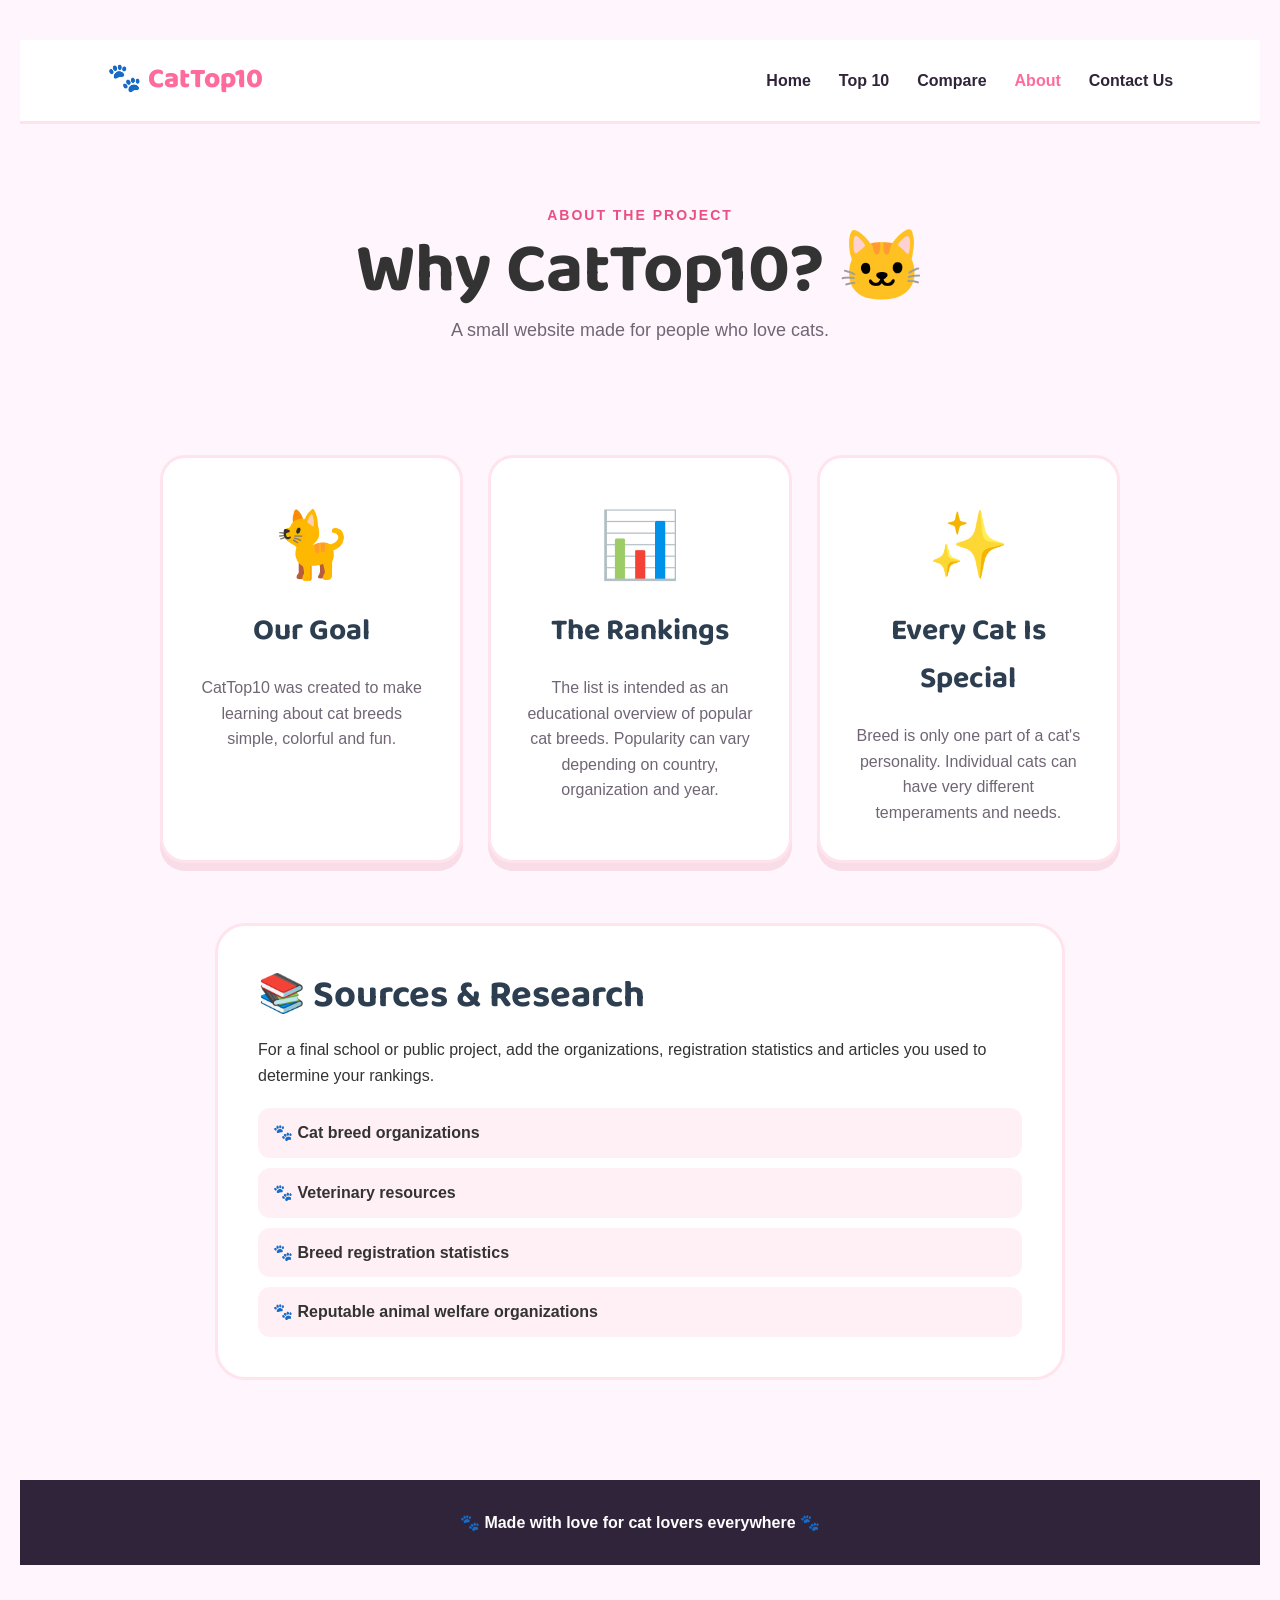
<file: hehe/about.html>
<!DOCTYPE html>
<html lang="en">
<head>
    <meta charset="UTF-8">
    <meta name="viewport" content="width=device-width, initial-scale=1.0">
    <title>CatTop10 | About</title>
    <link rel="stylesheet" href="style.css">
</head>

<body>

<header class="navbar">
    <a href="index.html" class="logo">🐾 CatTop10</a>

    <nav>
        <a href="index.html">Home</a>
        <a href="breeds.html">Top 10</a>
        <a href="compare.html">Compare</a>
        <a href="about.html" class="active">About</a>
        <a href="contact.html">Contact Us</a>

    </nav>
</header>

<main>

<section class="page-header">
    <p class="section-label">ABOUT THE PROJECT</p>
    <h1>Why CatTop10? 🐱</h1>
    <p>A small website made for people who love cats.</p>
</section>


<section class="about-grid">

    <div class="about-card">
        <div class="big-emoji">🐈</div>
        <h2>Our Goal</h2>
        <p>
            CatTop10 was created to make learning about cat breeds
            simple, colorful and fun.
        </p>
    </div>


    <div class="about-card">
        <div class="big-emoji">📊</div>
        <h2>The Rankings</h2>
        <p>
            The list is intended as an educational overview of popular
            cat breeds. Popularity can vary depending on country,
            organization and year.
        </p>
    </div>


    <div class="about-card">
        <div class="big-emoji">✨</div>
        <h2>Every Cat Is Special</h2>
        <p>
            Breed is only one part of a cat's personality. Individual
            cats can have very different temperaments and needs.
        </p>
    </div>

</section>


<section class="sources">
    <h2>📚 Sources & Research</h2>

    <p>
        For a final school or public project, add the organizations,
        registration statistics and articles you used to determine
        your rankings.
    </p>

    <div class="source-list">
        <div>🐾 Cat breed organizations</div>
        <div>🐾 Veterinary resources</div>
        <div>🐾 Breed registration statistics</div>
        <div>🐾 Reputable animal welfare organizations</div>
    </div>
</section>

</main>

<footer>
    <p>🐾 Made with love for cat lovers everywhere 🐾</p>
</footer>

</body>
</html>
</file>
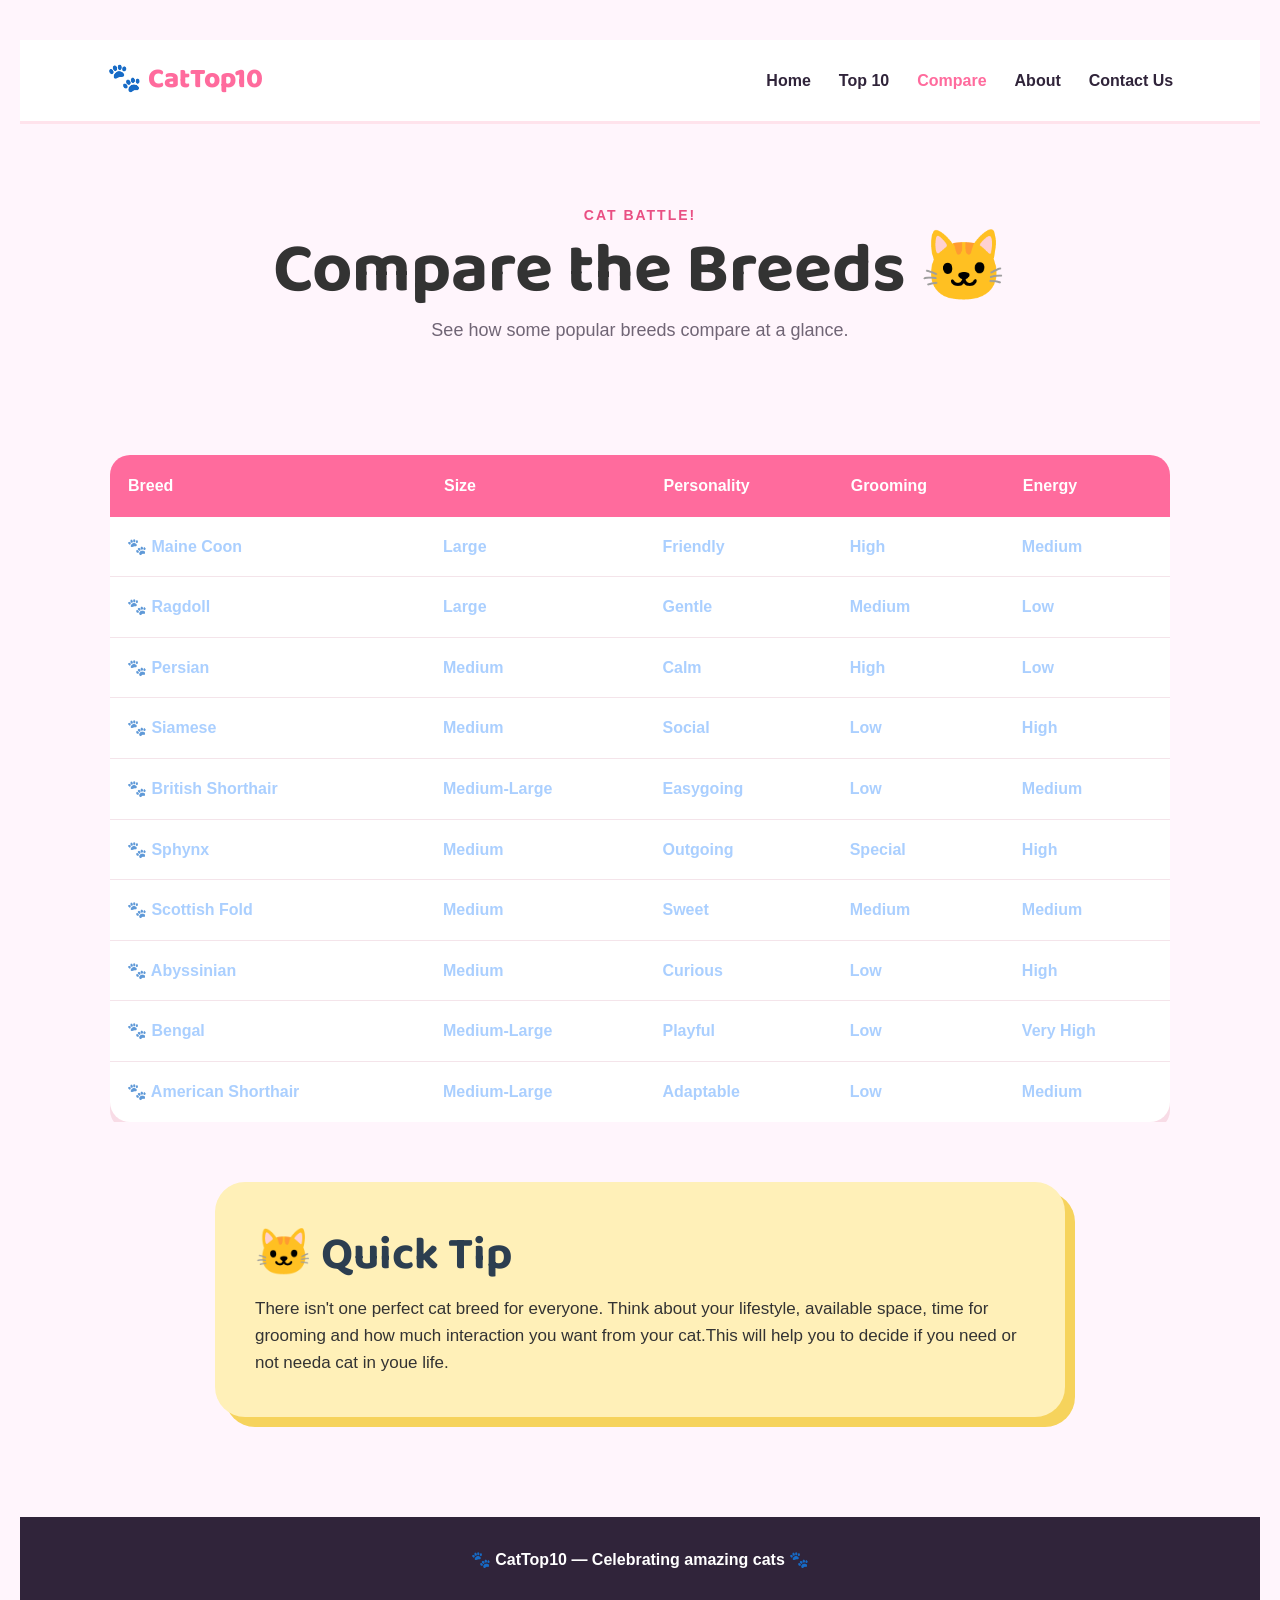
<file: hehe/compare.html>
<!DOCTYPE html>
<html lang="en">
<head>
    <meta charset="UTF-8">
    <meta name="viewport" content="width=device-width, initial-scale=1.0">
    <title>CatTop10 | Compare Breeds</title>
    <link rel="stylesheet" href="style.css">
</head>

<body>

<header class="navbar">
    <a href="index.html" class="logo">🐾 CatTop10</a>

    <nav>
        <a href="index.html">Home</a>
        <a href="breeds.html">Top 10</a>
        <a href="compare.html" class="active">Compare</a>
        <a href="about.html">About</a>
        <a href="contact.html">Contact Us</a>

    </nav>
</header>

<main>

<section class="page-header">
    <p class="section-label">CAT BATTLE!</p>
    <h1>Compare the Breeds 🐱</h1>
    <p>See how some popular breeds compare at a glance.</p>
</section>


<section class="table-wrapper">

<table>

    <thead>
        <tr>
            <th>Breed</th>
            <th>Size</th>
            <th>Personality</th>
            <th>Grooming</th>
            <th>Energy</th>
        </tr>
    </thead>

    <tbody>

        <tr>
            <td>🐾 Maine Coon</td>
            <td>Large</td>
            <td>Friendly</td>
            <td>High</td>
            <td>Medium</td>
        </tr>

        <tr>
            <td>🐾 Ragdoll</td>
            <td>Large</td>
            <td>Gentle</td>
            <td>Medium</td>
            <td>Low</td>
        </tr>

        <tr>
            <td>🐾 Persian</td>
            <td>Medium</td>
            <td>Calm</td>
            <td>High</td>
            <td>Low</td>
        </tr>

        <tr>
            <td>🐾 Siamese</td>
            <td>Medium</td>
            <td>Social</td>
            <td>Low</td>
            <td>High</td>
        </tr>

        <tr>
            <td>🐾 British Shorthair</td>
            <td>Medium-Large</td>
            <td>Easygoing</td>
            <td>Low</td>
            <td>Medium</td>
        </tr>

        <tr>
            <td>🐾 Sphynx</td>
            <td>Medium</td>
            <td>Outgoing</td>
            <td>Special</td>
            <td>High</td>
        </tr>

        <tr>
            <td>🐾 Scottish Fold</td>
            <td>Medium</td>
            <td>Sweet</td>
            <td>Medium</td>
            <td>Medium</td>
        </tr>

        <tr>
            <td>🐾 Abyssinian</td>
            <td>Medium</td>
            <td>Curious</td>
            <td>Low</td>
            <td>High</td>
        </tr>

        <tr>
            <td>🐾 Bengal</td>
            <td>Medium-Large</td>
            <td>Playful</td>
            <td>Low</td>
            <td>Very High</td>
        </tr>

        <tr>
            <td>🐾 American Shorthair</td>
            <td>Medium-Large</td>
            <td>Adaptable</td>
            <td>Low</td>
            <td>Medium</td>
        </tr>

    </tbody>

</table>

</section>

<section class="tip-box">
    <h2>🐱 Quick Tip</h2>
    <p>
        There isn't one perfect cat breed for everyone.
        Think about your lifestyle, available space, time for grooming
        and how much interaction you want from your cat.This will help you to decide 
        if you need or not needa cat in youe life.
    </p>
</section>

</main>

<footer>
    <p>🐾 CatTop10 — Celebrating amazing cats 🐾</p>
</footer>

</body>
</html>
</file>
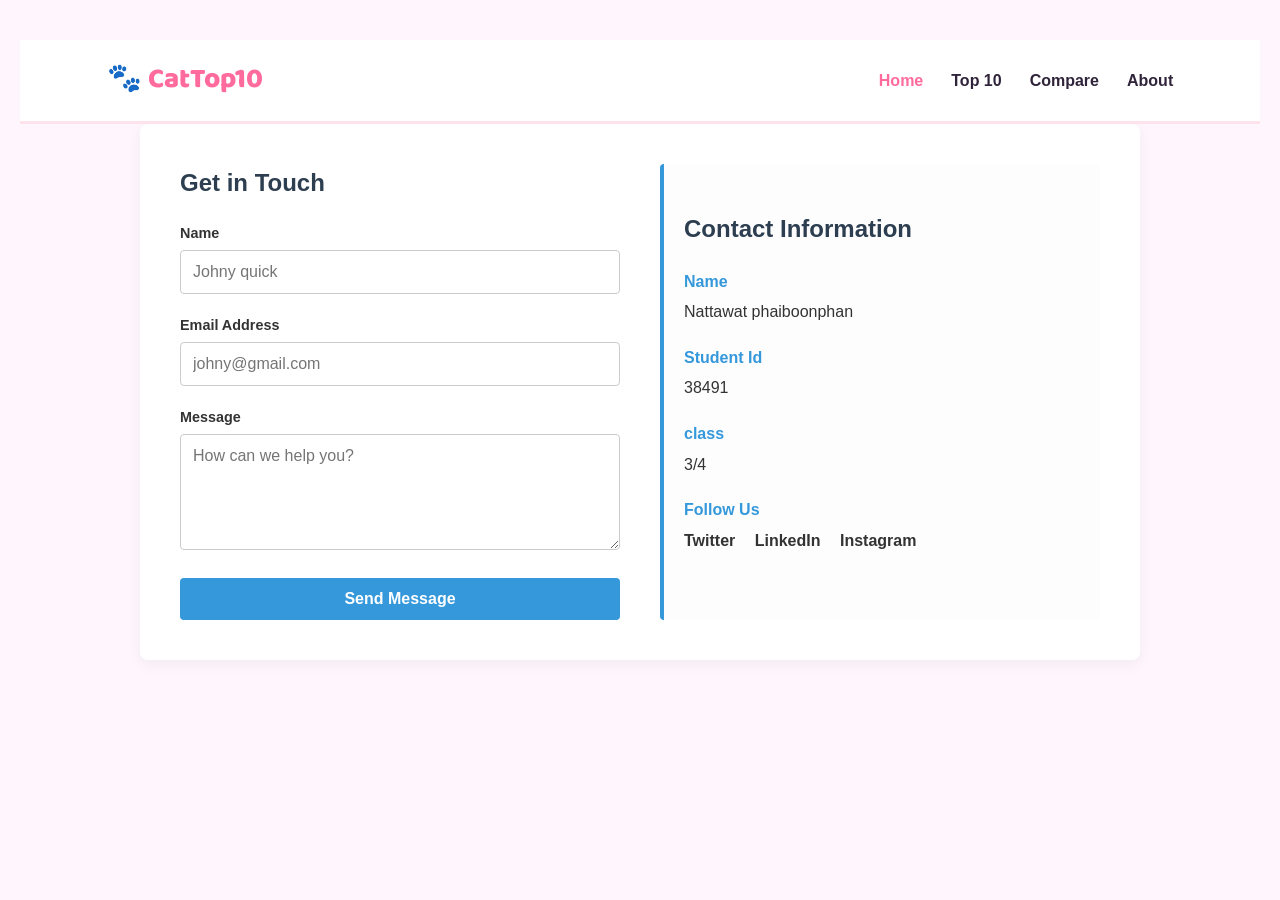
<file: hehe/contact.html>
<!DOCTYPE html>
<html lang="en">
<head>
    <meta charset="UTF-8">
    <meta name="viewport" content="width=device-width, initial-scale=1.0">
    <title>CatTop10 | Home</title>
    <link rel="stylesheet" href="style.css">
</head>
<html lang="en">
<head>
    <header class="navbar">
    <a href="index.html" class="logo">🐾 CatTop10</a>

    <nav>
        
        <a href="index.html" class="active">Home</a>
        <a href="breeds.html">Top 10</a>
        <a href="compare.html">Compare</a>
        <a href="about.html">About</a>

    </nav>
        </header>
    
    <meta charset="UTF-8">
    <meta name="viewport" content="width=device-width, initial-scale=1.0">
    <title>Contact Us</title>
    <style>
      
    </style>
</head>
<body>

    <div class="container">
        <!-- Left Side: Form -->
        <div>
            <h2>Get in Touch</h2>
            <!-- Replace 'your@email.com' with your actual email address -->
            <form action="https://formsubmit.co" method="POST">
                <div class="form-group">
                    <label for="name">Name</label>
                    <input type="text" id="name" name="name" required placeholder="Johny quick">
                </div>
                
                <div class="form-group">
                    <label for="email">Email Address</label>
                    <input type="email" id="email" name="email" required placeholder="johny@gmail.com">
                </div>

                <div class="form-group">
                    <label for="message">Message</label>
                    <textarea id="message" name="message" rows="5" required placeholder="How can we help you?"></textarea>
                </div>

                <button type="submit">Send Message</button>
            </form>
        </div>

        <!-- Right Side: Contact Details -->
        <div class="info-side">
            <h2>Contact Information</h2>
            <div class="info-item">
                <h4>Name</h4>
                <p>Nattawat phaiboonphan</p>
            </div>
            <div class="info-item">
                <h4>Student Id</h4>
                <p>38491</p>
            </div>
            <div class="info-item">
                <h4>class</h4>
                <p>3/4</p>
            </div>
            <div class="info-item">
                <h4>Follow Us</h4>
                <div class="social-links">
                    <a href="#">Twitter</a>
                    <a href="#">LinkedIn</a>
                    <a href="#">Instagram</a>
                </div>
            </div>
        </div>
    </div>

</body>
</html>
</file>
<file: hehe/style.css>
@import url('https://fonts.googleapis.com/css2?family=Baloo+2:wght@400;500;600;700;800&family=Nunito:wght@400;600;700;800&display=swap');

:root {
    --pink: #ff6b9d;
    --pink-dark: #e94f83;
    --yellow: #ffd166;
    --orange: #ff9f43;
    --purple: #9b6cff;
    --blue: #61c0ff;
    --cream: #fffaf4;
    --dark: #30243a;
    --white: #ffffff;
    --light-pink: #fff0f5;
}

* {
    margin: 0;
    padding: 0;
    box-sizing: border-box;
   
}

html {
    scroll-behavior: smooth;
}

body {
    background-color: rgb(230, 241, 255);
    color: var(--dark);
    font-family: "Nunito", sans-serif;
    line-height: 1.6;
}

/* NAVIGATION */

.navbar {
    width: 100%;
    padding: 18px 7%;
    background: white;
    display: flex;
    align-items: center;
    justify-content: space-between;
    border-bottom: 3px solid #ffe3ec;
    position: sticky;
    top: 0;
    z-index: 100;
}

.logo {
    text-decoration: none;
    color: var(--pink);
    font-family: "Baloo 2", cursive;
    font-size: 28px;
    font-weight: 800;
}

nav {
    display: flex;
    gap: 28px;
}

nav a {
    text-decoration: none;
    color: var(--dark);
    font-weight: 700;
    transition: 0.25s;
}

nav a:hover,
nav a.active {
    color: var(--pink);
}

/* HERO */

.hero {
    min-height: 570px;
    padding: 80px 8%;
    display: flex;
    align-items: center;
    justify-content: space-between;
    gap: 50px;
    background:
        radial-gradient(circle at 10% 20%, #ffe0eb 0 80px, transparent 81px),
        radial-gradient(circle at 90% 80%, #fff0b8 0 100px, transparent 101px),
        linear-gradient(135deg, #fff5f8, #fffaf0);
}

.hero-text {
    max-width: 650px;
}

.badge,
.section-label {
    color: var(--pink-dark);
    font-weight: 800;
    letter-spacing: 2px;
    font-size: 14px;
}

.hero h1 {
    font-family: "Baloo 2", cursive;
    font-size: clamp(50px, 7vw, 88px);
    line-height: 0.95;
    margin: 18px 0;
}

.hero p {
    font-size: 20px;
    max-width: 580px;
    color: #665a6d;
}

.hero-cat {
    width: 330px;
    height: 330px;
    border-radius: 50%;
    background: var(--yellow);
    display: grid;
    place-items: center;
    font-size: 170px;
    transform: rotate(4deg);
    box-shadow: 15px 18px 0 #f6c951;
    animation: float 3s ease-in-out infinite;
}

@keyframes float {
    0%, 100% {
        transform: translateY(0) rotate(4deg);
    }

    50% {
        transform: translateY(-15px) rotate(-4deg);
    }
}

/* BUTTONS */

.hero-buttons {
    display: flex;
    gap: 15px;
    margin-top: 30px;
    flex-wrap: wrap;
}

.btn {
    display: inline-block;
    padding: 14px 24px;
    border-radius: 50px;
    background: var(--pink);
    color: white;
    text-decoration: none;
    font-weight: 800;
    box-shadow: 0 5px 0 var(--pink-dark);
    transition: 0.2s;
}


.btn:hover {
    transform: translateY(-3px);
    background-color: #ff78aae5;
}

.btn.secondary {
    background: white;
    color: var(--pink-dark);
    box-shadow: 0 5px 0 #ffd0df;
    
}
.btn.secondary:hover{background-color: #f9dbe5;}
/* SECTIONS */

.intro {
    text-align: center;
    max-width: 700px;
    margin: auto;
    padding: 90px 20px 50px;
}

.intro h2,
.section-heading h2,
.tip-box h2 {
    font-family: "Baloo 2", cursive;
    font-size: 46px;
    line-height: 1.1;
    margin: 8px 0 15px;
}

.intro p:last-child {
    color: #706575;
    font-size: 18px;
}

.featured {
    padding: 40px 8% 100px;
}

.section-heading {
    display: flex;
    justify-content: space-between;
    align-items: end;
    margin-bottom: 30px;
}

.section-heading a {
    color: var(--pink-dark);
    font-weight: 800;
    text-decoration: none;
}

/* CAT CARDS */

.cat-grid {
    display: grid;
    grid-template-columns: repeat(3, 1fr);
    gap: 25px;
}
img {width: 150px;
     height: auto;
    padding: 5px;
    border: 3px solid #ffd2fc;
    margin-right: 150px;
    border-radius: 10px 20px 10px 20px;
    }
.cat-card {
    background: white;
    border-radius: 25px;
    padding: 30px;
    position: relative;
    border: 3px solid #ffe5ee;
    box-shadow: 0 10px 0 #f9dbe5;
    transition: 0.25s;
    border-radius: 10px;
}

.cat-card:hover {
    transform: translateY(-8px) rotate(1deg);
}

.cat-number {
    position: absolute;
    right: 20px;
    top: 18px;
    background: var(--yellow);
    padding: 5px 12px;
    border-radius: 50px;
    font-weight: 800;
}

.cat-emoji {
    font-size: 80px;
    margin-bottom: 10px;
}

.cat-card h3 {
    font-family: "Baloo 2", cursive;
    font-size: 30px;
}

.cat-card p {
    color: #706575;
}

.tag {
    display: inline-block;
    margin-top: 15px;
    padding: 6px 12px;
    border-radius: 30px;
    background: var(--light-pink);
    color: var(--pink-dark);
    font-size: 13px;
    font-weight: 800;
}

/* PAGE HEADER */

.page-header {
    text-align: center;
    padding: 80px 20px 50px;
    background: linear-gradient(135deg,#fff0f754);
}

.page-header h1 {
    font-family: "Baloo 2", cursive;
    font-size: clamp(45px, 7vw, 70px);
    line-height: 1;
    margin: 10px 0;
}

.page-header p:last-child {
    color: #706575;
    font-size: 18px;
}

/* BREED LIST */

.breeds-container {
    max-width: 1250px;
    margin: 60px auto 105px;
    padding: 0 20px;
    display: grid;
    gap: 25px;
    background:linear-gradient(135deg,  #f0fbff) ;
}

.breed-card {
    display: grid;
    grid-template-columns: 70px 130px 1fr;
    align-items: center;
    gap: 25px;
    background: white;
    padding: 25px;
    border-radius: 25px;
    border: 3px solid #ffe4ed;
    box-shadow: 0 8px 0 #f8dce6;
    transition: 0.25s;
}

.breed-card:hover {
    transform: translateX(8px);
}

.rank {
    font-family: "Baloo 2", cursive;
    font-size: 38px;
    color: var(--pink);
    font-weight: 800;
}

.breed-icon {
    width: 110px;
    height: 110px;
    border-radius: 50%;
    display: grid;
    place-items: center;
    font-size: 65px;
    background: #fff0b8;
}

.breed-info h2 {
    font-family: "Baloo 2", cursive;
    font-size: 32px;
}

.breed-info p {
    color: #706575;
}

.details {
    display: flex;
    flex-wrap: wrap;
    gap: 8px;
    margin-top: 12px;
}

.details span {
    padding: 5px 10px;
    background: #f6f2ff;
    color: #7253bd;
    border-radius: 20px;
    font-size: 13px;
    font-weight: 700;
}

/* TABLE */

.table-wrapper {
    max-width: 1100px;
    margin: 60px auto;
    padding: 0 20px;
    overflow-x: auto;
    color: #83b9ffaf;
}

table {
    width: 100%;
    min-width: 750px;
    border-collapse: separate;
    border-spacing: 0;
    overflow: hidden;
    background: white;
    border-radius: 20px;
    box-shadow: 0 8px 0 #f8dce6;
}

th {
    background: var(--pink);
    color: white;
    padding: 18px;
    text-align: left;
}

td {
    padding: 17px;
    border-bottom: 1px solid #f4e4ea;
    font-weight: 600;
}

tr:last-child td {
    border-bottom: none;
}

tr:hover td {
    background: #fff5f8;
}

.tip-box {
    max-width: 850px;
    margin: 0 auto 100px;
    padding: 40px;
    background: #fff0b8;
    border-radius: 30px;
    box-shadow: 10px 10px 0 #f6d35c;
}

.tip-box p {
    font-size: 17px;
}

/* ABOUT */

.about-grid {
    max-width: 1000px;
    margin: 60px auto;
    padding: 0 20px;
    display: grid;
    grid-template-columns: repeat(3, 1fr);
    gap: 25px;
}
.about-card:hover {background-color: #f4e4ea;
transition: background-color 0.3s ease;
transition: 0.25s;
position: relative;}
.about-card {
    background: white;
    padding: 35px;
    border-radius: 25px;
    text-align: center;
    border: 3px solid #ffe4ed;
    box-shadow: 0 8px 0 #f8dce6;
}

.big-emoji {
    font-size: 65px;
    margin-bottom: 10px;
}

.about-card h2 {
    font-family: "Baloo 2", cursive;
    font-size: 30px;
}

.about-card p {
    color: #706575;
}

.sources {
    max-width: 850px;
    margin: 0 auto 100px;
    padding: 40px;
    background: white;
    border-radius: 30px;
    border: 3px solid #ffe4ed;
}

.sources h2 {
    font-family: "Baloo 2", cursive;
    font-size: 38px;
    margin-bottom: 10px;
}

.source-list {
    display: grid;
    gap: 10px;
    margin-top: 20px;
}

.source-list div {
    padding: 12px 15px;
    background: var(--light-pink);
    border-radius: 12px;
    font-weight: 700;
}

/* FOOTER */

footer {
    background: var(--dark);
    color: white;
    text-align: center;
    padding: 30px;
    font-weight: 700;
}

/* MOBILE */

@media (max-width: 800px) {

    .navbar {
        flex-direction: column;
        gap: 10px;
    }

    nav {
        gap: 15px;
        flex-wrap: wrap;
        justify-content: center;
    }

    .hero {
        text-align: center;
        flex-direction: column;
        padding-top: 60px;
    }

    .hero-buttons {
        justify-content: center;
    }

    .hero-cat {
        width: 230px;
        height: 230px;
        font-size: 120px;
    }

    .cat-grid,
    .about-grid {
        grid-template-columns: 1fr;
    }

    .section-heading {
        align-items: start;
        flex-direction: column;
        gap: 10px;
    }

    .breed-card {
        grid-template-columns: 50px 90px 1fr;
        gap: 15px;
    }

    .breed-icon {
        width: 80px;
        height: 80px;
        font-size: 45px;
    }

    .breed-info h2 {
        font-size: 25px;
    }
}

@media (max-width: 550px) {

    .hero h1 {
        font-size: 52px;
    }

    .breed-card {
        grid-template-columns: 1fr;
        text-align: center;
    }

    .rank {
        text-align: left;
    }

    .breed-icon {
        margin: auto;
    }

    .details {
        justify-content: center;
    }
}
* {
            box-sizing: border-box;
            margin: 0;
            padding: 0;
            font-family: 'Segoe UI', Tahoma, Geneva, Verdana, sans-serif;
        }

        body {
            background-color: #ffdff54a;
            color: #333;
            line-height: 1.6;
            padding: 40px 20px;
        }

        .container {
            max-width: 1000px;
            margin: 0 auto;
            background: #fff;
            padding: 40px;
            border-radius: 8px;
            box-shadow: 0 4px 15px rgba(0,0,0,0.05);
            display: grid;
            grid-template-columns: 1fr 1fr;
            gap: 40px;
        }

        @media (max-width: 768px) {
            .container {
                grid-template-columns: 1fr;
            }
        }

        h2 {
            margin-bottom: 20px;
            color: #2c3e50;
        }

        /* Form Styling */
        .form-group {
            margin-bottom: 20px;
        }

        label {
            display: block;
            margin-bottom: 5px;
            font-weight: 600;
            font-size: 0.9rem;
        }

        input, textarea {
            width: 100%;
            padding: 12px;
            border: 1px solid #ccc;
            border-radius: 4px;
            font-size: 1rem;
            transition: border-color 0.3s;
        }

        input:focus, textarea:focus {
            outline: none;
            border-color: #3498db;
        }

        button {
            background-color: #3498db;
            color: white;
            padding: 12px 24px;
            border: none;
            border-radius: 4px;
            cursor: pointer;
            font-size: 1rem;
            font-weight: 600;
            width: 100%;
            transition: background-color 0.3s;
        }

        button:hover {
            background-color: #2980b9;
        }

        /* Info Styling */
        .info-side {
            display: flex;
            flex-direction: column;
            justify-content: center;
            background-color: #fdfdfd;
            padding: 20px;
            border-radius: 4px;
            border-left: 4px solid #3498db;
        }

        .info-item {
            margin-bottom: 20px;
        }

        .info-item h4 {
            color: #3498db;
            margin-bottom: 5px;
        }

        .social-links a {
            color: #333;
            text-decoration: none;
            margin-right: 15px;
            font-weight: bold;
        }

        .social-links a:hover {
            color: #3498db;
        }
        .special {margin-right :15px;}
</file>
